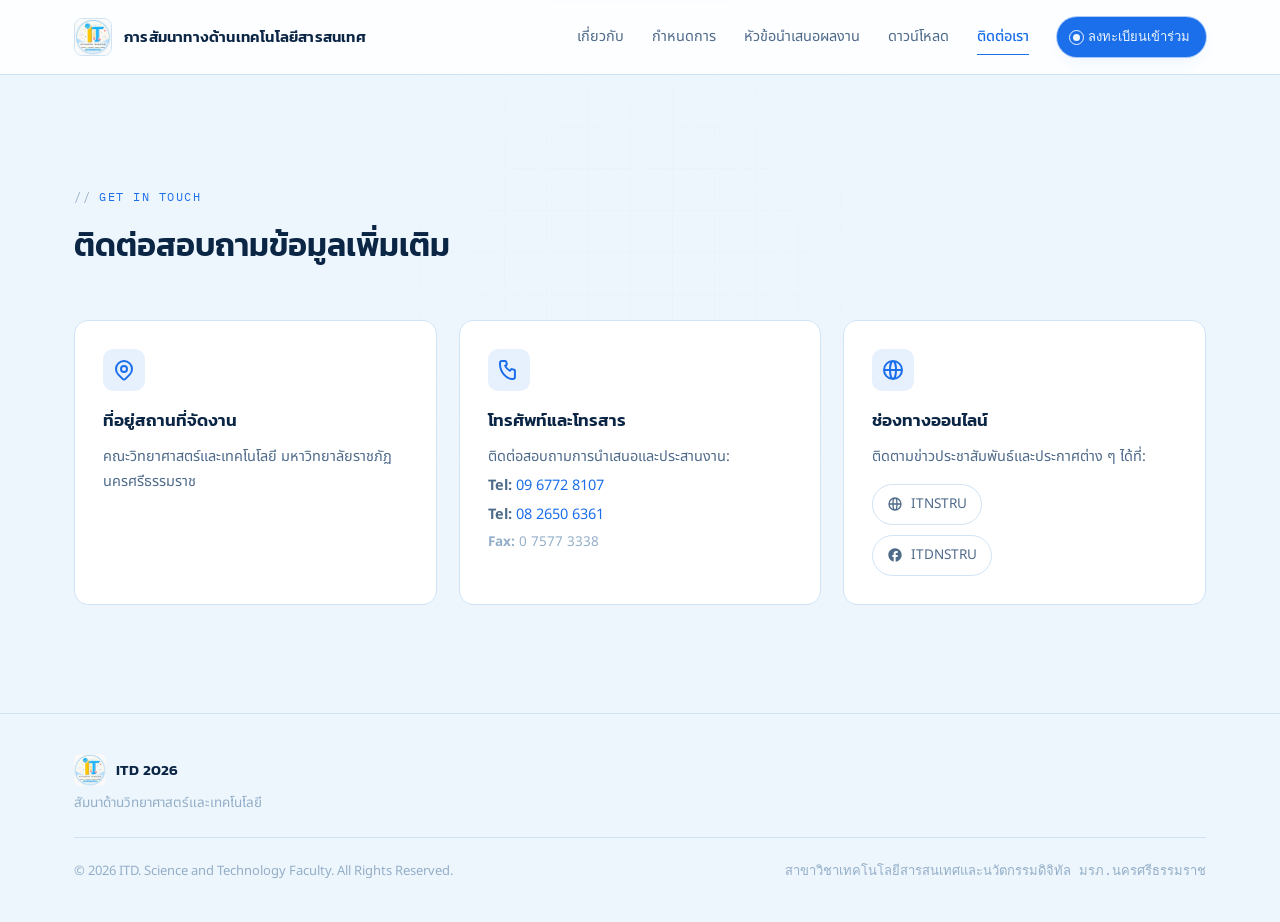
<file: contact.html>
<!DOCTYPE html>
<html lang="th">

<head>
  <meta charset="UTF-8" />
  <meta name="viewport" content="width=device-width, initial-scale=1.0" />
  <title>ติดต่อเรา | ITD 2026 สาขาวิชาเทคโนโลยีสารสนเทศและนวัตกรรมดิจิทัล มรภ.นครศรีธรรมราช</title>
  <link rel="icon" type="image/png" href="logo.png" />
  <link rel="shortcut icon" type="image/png" href="logo.png" />
  <link rel="apple-touch-icon" href="logo.png" />
  <meta name="description"
    content="ติดต่อสอบถามข้อมูลเพิ่มเติม การสัมนาทางด้านเทคโนโลยีสารสนเทศ ครั้งที่ 2 ประจำปี 2569 มหาวิทยาลัยราชภัฏนครศรีธรรมราช" />

  <!-- Fonts -->
  <link rel="preconnect" href="https://fonts.googleapis.com" />
  <link rel="preconnect" href="https://fonts.gstatic.com" crossorigin />
  <link
    href="https://fonts.googleapis.com/css2?family=IBM+Plex+Mono:wght@400;500;600&family=Kanit:wght@300;400;500;600;700;800&family=Noto+Sans+Thai:wght@300;400;500;600;700&display=swap"
    rel="stylesheet" />

  <link rel="stylesheet" href="styles-shared.css" />
</head>

<body>
  <canvas id="trailCanvas"></canvas>
  <div class="board-grid"></div>
  <div class="probe" id="probe"></div>

  <!-- Scroll Progress Indicator -->
  <div class="scroll-progress-bar" id="scrollProgress"></div>

  <!-- Header Navigation -->
  <header class="topbar">
    <div class="container topbar-inner">
      <a class="brand" href="index.html">
        <span class="brand-logo">
          <img src="logo.png" alt="ITD 2026 Logo" onerror="this.parentElement.textContent='IT'" />
        </span>
        <span class="brand-text">การสัมนาทางด้านเทคโนโลยีสารสนเทศ</span>
      </a>

      <button class="mobile-toggle" id="mobileMenuBtn" aria-label="Toggle Menu">
        <span></span>
        <span></span>
        <span></span>
      </button>

      <nav class="nav" id="mainNav">
        <a href="index.html#about">เกี่ยวกับ</a>
        <a href="index.html#schedule">กำหนดการ</a>
        <a href="sections.html">หัวข้อนำเสนอผลงาน</a>
        <a href="download.html">ดาวน์โหลด</a>
        <a href="contact.html" class="active">ติดต่อเรา</a>
        <a class="nav-cta" href="register.html">
          <span class="status-dot active"></span> ลงทะเบียนเข้าร่วม
        </a>
      </nav>
    </div>
  </header>

  <main>
    <!-- Contact Section -->
    <section id="contact" class="section contact-section">
      <div class="container">
        <div class="section-header reveal">
          <span class="section-tag">Get in touch</span>
          <h2>ติดต่อสอบถามข้อมูลเพิ่มเติม</h2>
        </div>

        <div class="grid-3 contact-grid">
          <article class="contact-card reveal">
            <div class="contact-icon">
              <svg width="24" height="24" fill="none" stroke="currentColor" stroke-width="2" viewBox="0 0 24 24">
                <path stroke-linecap="round" stroke-linejoin="round"
                  d="M17.657 16.657L13.414 20.9a1.998 1.998 0 01-2.827 0l-4.244-4.243a8 8 0 1111.314 0z"></path>
                <path stroke-linecap="round" stroke-linejoin="round" d="M15 11a3 3 0 11-6 0 3 3 0 016 0z"></path>
              </svg>
            </div>
            <h3>ที่อยู่สถานที่จัดงาน</h3>
            <p>คณะวิทยาศาสตร์และเทคโนโลยี มหาวิทยาลัยราชภัฏนครศรีธรรมราช</p>
          </article>

          <article class="contact-card reveal">
            <div class="contact-icon">
              <svg width="24" height="24" fill="none" stroke="currentColor" stroke-width="2" viewBox="0 0 24 24">
                <path stroke-linecap="round" stroke-linejoin="round"
                  d="M3 5a2 2 0 012-2h3.28a1 1 0 01.94.725l.548 2.2a1 1 0 01-.321.988l-1.305.98a10.582 10.582 0 004.872 4.872l.98-1.305a1 1 0 01.988-.321l2.2.548a1 1 0 01.725.94V19a2 2 0 01-2 2h-1C9.716 21 3 14.284 3 6V5z">
                </path>
              </svg>
            </div>
            <h3>โทรศัพท์และโทรสาร</h3>
            <p>ติดต่อสอบถามการนำเสนอและประสานงาน:</p>
            <p class="phone-link"><strong>Tel:</strong> <a href="tel:0967728107">09 6772 8107</a></p>
            <p class="phone-link"><strong>Tel:</strong> <a href="tel:0826506361">08 2650 6361</a></p>
            <p class="sub-detail"><strong>Fax:</strong> 0 7577 3338</p>
          </article>

          <article class="contact-card reveal">
            <div class="contact-icon">
              <svg width="24" height="24" fill="none" stroke="currentColor" stroke-width="2" viewBox="0 0 24 24">
                <path stroke-linecap="round" stroke-linejoin="round"
                  d="M21 12a9 9 0 01-9 9m9-9a9 9 0 00-9-9m9 9H3m9 9a9 9 0 01-9-9m9 9c1.657 0 3-4.03 3-9s-1.343-9-3-9m0 18c-1.657 0-3-4.03-3-9s1.343-9 3-9m-9 9a9 9 0 019-9">
                </path>
              </svg>
            </div>
            <h3>ช่องทางออนไลน์</h3>
            <p>ติดตามข่าวประชาสัมพันธ์และประกาศต่าง ๆ ได้ที่:</p>
            <div class="online-links">
              <a href="https://web.facebook.com/ITNSTRU" target="_blank" rel="noreferrer" class="social-btn">
                <svg width="16" height="16" fill="none" stroke="currentColor" stroke-width="2" viewBox="0 0 24 24">
                  <path stroke-linecap="round" stroke-linejoin="round"
                    d="M21 12a9 9 0 01-9 9m9-9a9 9 0 00-9-9m9 9H3m9 9a9 9 0 01-9-9m9 9c1.657 0 3-4.03 3-9s-1.343-9-3-9m0 18c-1.657 0-3-4.03-3-9s1.343-9 3-9m-9 9a9 9 0 019-9">
                  </path>
                </svg>
                ITNSTRU
              </a>
              <a href="https://web.facebook.com/ITNSTRU" target="_blank" rel="noreferrer" class="social-btn facebook">
                <svg width="16" height="16" fill="currentColor" viewBox="0 0 24 24">
                  <path
                    d="M22 12c0-5.52-4.48-10-10-10S2 6.48 2 12c0 4.84 3.44 8.87 8 9.8V15H8v-3h2V9.5C10 7.57 11.57 6 13.5 6H16v3h-2c-.55 0-1 .45-1 1v2h3v3h-3v6.95c5.05-.5 9-4.76 9-9.95z">
                  </path>
                </svg>
                ITDNSTRU
              </a>
            </div>
          </article>
        </div>
      </div>
    </section>
  </main>

  <!-- Footer -->
  <footer class="footer">
    <div class="container footer-inner">
      <div class="footer-logo">
        <div style="display: flex; align-items: center; gap: 10px; margin-bottom: 6px;">
          <img src="logo.png" alt="ITD 2026 Logo"
            style="width: 32px; height: 32px; object-fit: contain; border-radius: 6px;" />
          <span class="brand-text">ITD 2026</span>
        </div>
        <p>สัมนาด้านวิทยาศาสตร์และเทคโนโลยี</p>
      </div>
      <div class="footer-divider"></div>
      <div class="footer-bottom">
        <p>&copy; 2026 ITD. Science and Technology Faculty. All Rights Reserved.</p>
        <div class="credits">สาขาวิชาเทคโนโลยีสารสนเทศและนวัตกรรมดิจิทัล มรภ.นครศรีธรรมราช</div>
      </div>
    </div>
  </footer>

  <script src="scripts-shared.js"></script>
</body>

</html>
</file>
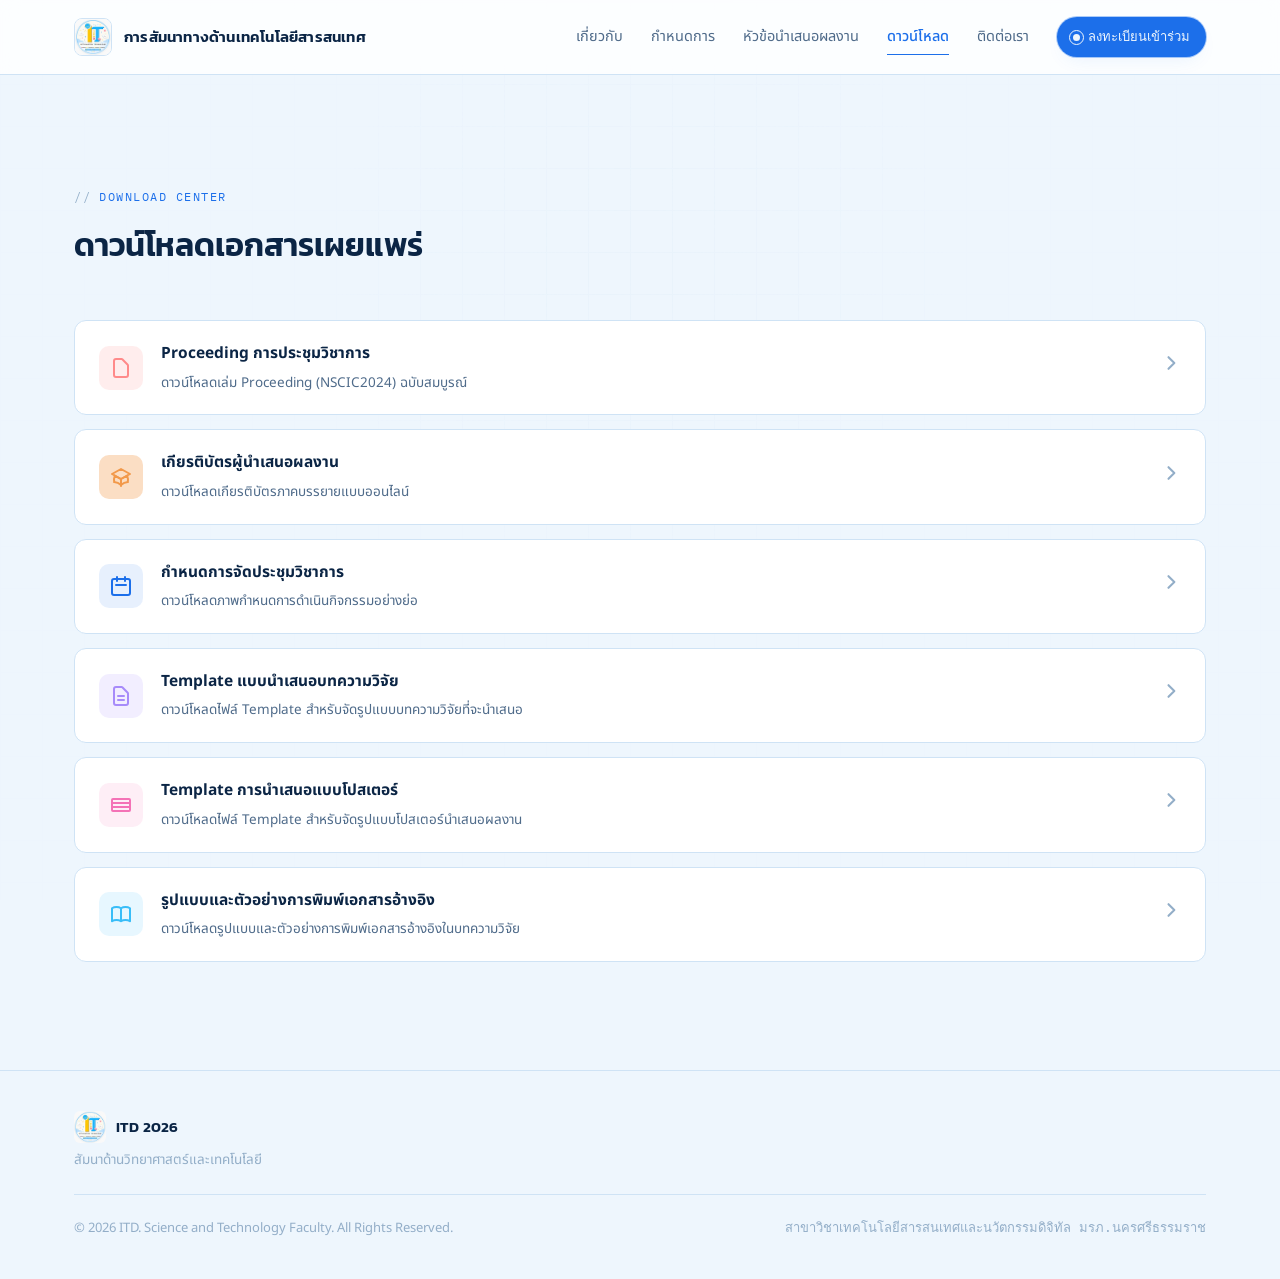
<file: download.html>
<!DOCTYPE html>
<html lang="th">

<head>
  <meta charset="UTF-8" />
  <meta name="viewport" content="width=device-width, initial-scale=1.0" />
  <title>ดาวน์โหลดเอกสาร | ITD 2026 สาขาวิชาเทคโนโลยีสารสนเทศและนวัตกรรมดิจิทัล มรภ.นครศรีธรรมราช</title>
  <link rel="icon" type="image/png" href="logo.png" />
  <link rel="shortcut icon" type="image/png" href="logo.png" />
  <link rel="apple-touch-icon" href="logo.png" />
  <meta name="description"
    content="ดาวน์โหลดเอกสารเผยแพร่ Proceeding เกียรติบัตร Template บทความวิจัย การสัมนาทางด้านเทคโนโลยีสารสนเทศ ครั้งที่ 2 ประจำปี 2569" />

  <!-- Fonts -->
  <link rel="preconnect" href="https://fonts.googleapis.com" />
  <link rel="preconnect" href="https://fonts.gstatic.com" crossorigin />
  <link
    href="https://fonts.googleapis.com/css2?family=IBM+Plex+Mono:wght@400;500;600&family=Kanit:wght@300;400;500;600;700;800&family=Noto+Sans+Thai:wght@300;400;500;600;700&display=swap"
    rel="stylesheet" />

  <link rel="stylesheet" href="styles-shared.css" />
</head>

<body>
  <canvas id="trailCanvas"></canvas>
  <div class="board-grid"></div>
  <div class="probe" id="probe"></div>

  <!-- Scroll Progress Indicator -->
  <div class="scroll-progress-bar" id="scrollProgress"></div>

  <!-- Header Navigation -->
  <header class="topbar">
    <div class="container topbar-inner">
      <a class="brand" href="index.html">
        <span class="brand-logo">
          <img src="logo.png" alt="ITD 2026 Logo" onerror="this.parentElement.textContent='IT'" />
        </span>
        <span class="brand-text">การสัมนาทางด้านเทคโนโลยีสารสนเทศ</span>
      </a>

      <button class="mobile-toggle" id="mobileMenuBtn" aria-label="Toggle Menu">
        <span></span>
        <span></span>
        <span></span>
      </button>

      <nav class="nav" id="mainNav">
        <a href="index.html#about">เกี่ยวกับ</a>
        <a href="index.html#schedule">กำหนดการ</a>
        <a href="sections.html">หัวข้อนำเสนอผลงาน</a>
        <a href="download.html" class="active">ดาวน์โหลด</a>
        <a href="contact.html">ติดต่อเรา</a>
        <a class="nav-cta" href="register.html">
          <span class="status-dot active"></span> ลงทะเบียนเข้าร่วม
        </a>
      </nav>
    </div>
  </header>

  <main>
    <!-- Download Section -->
    <section id="download" class="section download-section">
      <div class="container">
        <div class="section-header reveal">
          <span class="section-tag">Download Center</span>
          <h2>ดาวน์โหลดเอกสารเผยแพร่</h2>
        </div>

        <div class="download-grid reveal">
          <a class="download-card"
            href="https://drive.google.com/file/d/1-s22M-pRrI0O7IbDxk9niZOKWw7xdV3V/view?usp=sharing" target="_blank"
            rel="noreferrer">
            <div class="doc-icon pdf">
              <svg width="24" height="24" fill="none" stroke="currentColor" stroke-width="2" viewBox="0 0 24 24">
                <path stroke-linecap="round" stroke-linejoin="round"
                  d="M7 21h10a2 2 0 002-2V9.414a1 1 0 00-.293-.707l-5.414-5.414A1 1 0 0012.586 3H7a2 2 0 00-2 2v14a2 2 0 002 2z">
                </path>
              </svg>
            </div>
            <div class="doc-details">
              <strong>Proceeding การประชุมวิชาการ</strong>
              <span>ดาวน์โหลดเล่ม Proceeding (NSCIC2024) ฉบับสมบูรณ์</span>
            </div>
            <div class="download-action">
              <svg width="20" height="20" fill="none" stroke="currentColor" stroke-width="2.5" viewBox="0 0 24 24">
                <path stroke-linecap="round" stroke-linejoin="round" d="M9 5l7 7-7 7"></path>
              </svg>
            </div>
          </a>

          <a class="download-card"
            href="https://drive.google.com/file/d/1inxyRLlxJAeLfqtivyAcUyEEQjzQQBIc/view?usp=sharing" target="_blank"
            rel="noreferrer">
            <div class="doc-icon cert">
              <svg width="24" height="24" fill="none" stroke="currentColor" stroke-width="2" viewBox="0 0 24 24">
                <path stroke-linecap="round" stroke-linejoin="round" d="M12 14l9-5-9-5-9 5 9 5z"></path>
                <path
                  d="M12 14l6.16-3.422a12.083 12.083 0 01.665 6.479A11.952 11.952 0 0012 20.055a11.952 11.952 0 00-6.824-2.998 12.078 12.078 0 01.665-6.479L12 14z">
                </path>
                <path stroke-linecap="round" stroke-linejoin="round" d="M12 14v7"></path>
              </svg>
            </div>
            <div class="doc-details">
              <strong>เกียรติบัตรผู้นำเสนอผลงาน</strong>
              <span>ดาวน์โหลดเกียรติบัตรภาคบรรยายแบบออนไลน์</span>
            </div>
            <div class="download-action">
              <svg width="20" height="20" fill="none" stroke="currentColor" stroke-width="2.5" viewBox="0 0 24 24">
                <path stroke-linecap="round" stroke-linejoin="round" d="M9 5l7 7-7 7"></path>
              </svg>
            </div>
          </a>

          <a class="download-card"
            href="https://drive.google.com/file/d/1J3Pf2iWAb4eMTWX3ae0c_tVvueHF--3q/view?usp=sharing" target="_blank"
            rel="noreferrer">
            <div class="doc-icon schedule">
              <svg width="24" height="24" fill="none" stroke="currentColor" stroke-width="2" viewBox="0 0 24 24">
                <path stroke-linecap="round" stroke-linejoin="round"
                  d="M8 7V3m8 4V3m-9 8h10M5 21h14a2 2 0 002-2V7a2 2 0 00-2-2H5a2 2 0 00-2 2v12a2 2 0 002 2z"></path>
              </svg>
            </div>
            <div class="doc-details">
              <strong>กำหนดการจัดประชุมวิชาการ</strong>
              <span>ดาวน์โหลดภาพกำหนดการดำเนินกิจกรรมอย่างย่อ</span>
            </div>
            <div class="download-action">
              <svg width="20" height="20" fill="none" stroke="currentColor" stroke-width="2.5" viewBox="0 0 24 24">
                <path stroke-linecap="round" stroke-linejoin="round" d="M9 5l7 7-7 7"></path>
              </svg>
            </div>
          </a>

          <a class="download-card"
            href="https://docs.google.com/document/d/1sro48-MlFWAJcJpon41x3OHXq4dW1qDCSJJRhGQFg_U/edit?usp=sharing"
            target="_blank" rel="noreferrer">
            <div class="doc-icon template">
              <svg width="24" height="24" fill="none" stroke="currentColor" stroke-width="2" viewBox="0 0 24 24">
                <path stroke-linecap="round" stroke-linejoin="round"
                  d="M9 12h6m-6 4h6m2 5H7a2 2 0 01-2-2V5a2 2 0 012-2h5.586a1 1 0 01.707.293l5.414 5.414a1 1 0 01.293.707V19a2 2 0 01-2 2z">
                </path>
              </svg>
            </div>
            <div class="doc-details">
              <strong>Template แบบนำเสนอบทความวิจัย</strong>
              <span>ดาวน์โหลดไฟล์ Template สำหรับจัดรูปแบบบทความวิจัยที่จะนำเสนอ</span>
            </div>
            <div class="download-action">
              <svg width="20" height="20" fill="none" stroke="currentColor" stroke-width="2.5" viewBox="0 0 24 24">
                <path stroke-linecap="round" stroke-linejoin="round" d="M9 5l7 7-7 7"></path>
              </svg>
            </div>
          </a>

          <a class="download-card"
            href="https://docs.google.com/presentation/d/1vjFrjdvsKTEd75iv3raacpxxRph7aHLa/edit?usp=sharing&ouid=104755591851773144267&rtpof=true&sd=true"
            target="_blank" rel="noreferrer">
            <div class="doc-icon poster">
              <svg width="24" height="24" fill="none" stroke="currentColor" stroke-width="2" viewBox="0 0 24 24">
                <path stroke-linecap="round" stroke-linejoin="round"
                  d="M3 10h18M3 14h18M4 6h16a1 1 0 011 1v10a1 1 0 01-1 1H4a1 1 0 01-1-1V7a1 1 0 011-1z">
                </path>
              </svg>
            </div>
            <div class="doc-details">
              <strong>Template การนำเสนอแบบโปสเตอร์</strong>
              <span>ดาวน์โหลดไฟล์ Template สำหรับจัดรูปแบบโปสเตอร์นำเสนอผลงาน</span>
            </div>
            <div class="download-action">
              <svg width="20" height="20" fill="none" stroke="currentColor" stroke-width="2.5" viewBox="0 0 24 24">
                <path stroke-linecap="round" stroke-linejoin="round" d="M9 5l7 7-7 7"></path>
              </svg>
            </div>
          </a>

          <a class="download-card"
            href="https://drive.google.com/file/d/1AaNWyj7MMeE9rjBexMAuAnUwvvLJ0PRT/view?usp=sharing" target="_blank"
            rel="noreferrer">
            <div class="doc-icon reference">
              <svg width="24" height="24" fill="none" stroke="currentColor" stroke-width="2" viewBox="0 0 24 24">
                <path stroke-linecap="round" stroke-linejoin="round"
                  d="M12 6.253v13m0-13C10.832 5.477 9.246 5 7.5 5S4.168 5.477 3 6.253v13C4.168 18.477 5.754 18 7.5 18s3.332.477 4.5 1.253m0-13C13.168 5.477 14.754 5 16.5 5c1.747 0 3.332.477 4.5 1.253v13C19.832 18.477 18.247 18 16.5 18c-1.746 0-3.332.477-4.5 1.253">
                </path>
              </svg>
            </div>
            <div class="doc-details">
              <strong>รูปแบบและตัวอย่างการพิมพ์เอกสารอ้างอิง</strong>
              <span>ดาวน์โหลดรูปแบบและตัวอย่างการพิมพ์เอกสารอ้างอิงในบทความวิจัย</span>
            </div>
            <div class="download-action">
              <svg width="20" height="20" fill="none" stroke="currentColor" stroke-width="2.5" viewBox="0 0 24 24">
                <path stroke-linecap="round" stroke-linejoin="round" d="M9 5l7 7-7 7"></path>
              </svg>
            </div>
          </a>
        </div>
      </div>
    </section>
  </main>

  <!-- Footer -->
  <footer class="footer">
    <div class="container footer-inner">
      <div class="footer-logo">
        <div style="display: flex; align-items: center; gap: 10px; margin-bottom: 6px;">
          <img src="logo.png" alt="ITD 2026 Logo"
            style="width: 32px; height: 32px; object-fit: contain; border-radius: 6px;" />
          <span class="brand-text">ITD 2026</span>
        </div>
        <p>สัมนาด้านวิทยาศาสตร์และเทคโนโลยี</p>
      </div>
      <div class="footer-divider"></div>
      <div class="footer-bottom">
        <p>&copy; 2026 ITD. Science and Technology Faculty. All Rights Reserved.</p>
        <div class="credits">สาขาวิชาเทคโนโลยีสารสนเทศและนวัตกรรมดิจิทัล มรภ.นครศรีธรรมราช</div>
      </div>
    </div>
  </footer>

  <script src="scripts-shared.js"></script>
</body>

</html>
</file>
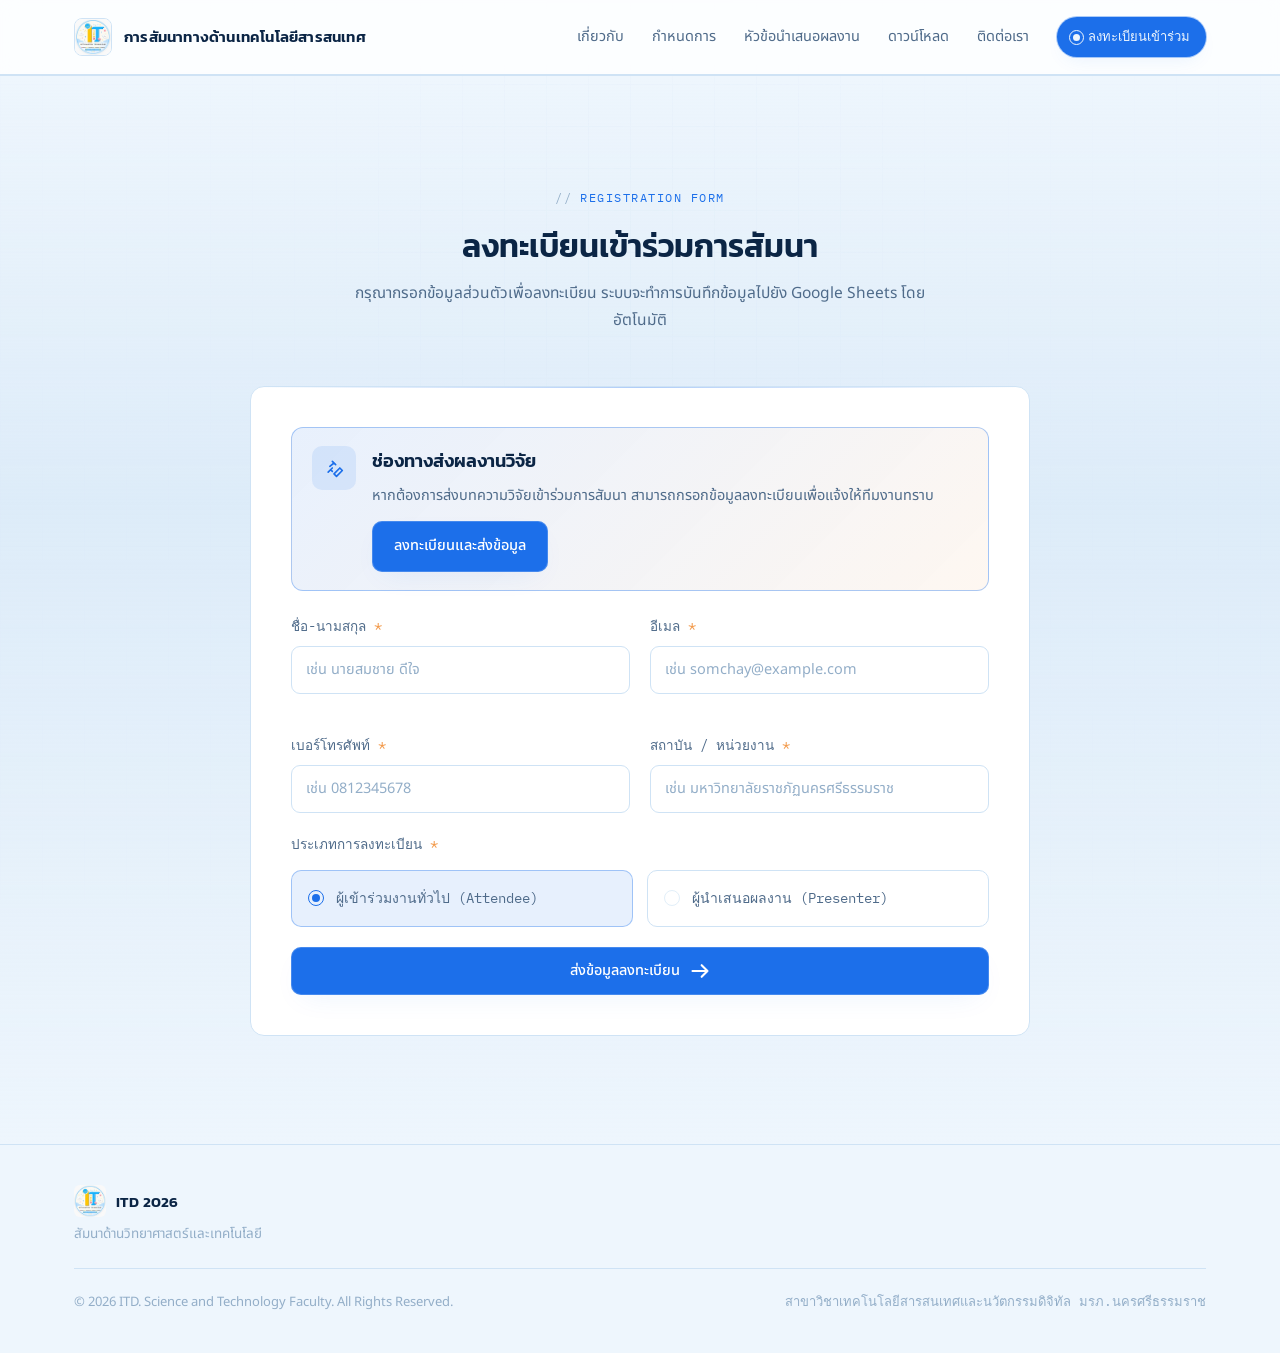
<file: register.html>
<!DOCTYPE html>
<html lang="th">

<head>
  <meta charset="UTF-8" />
  <meta name="viewport" content="width=device-width, initial-scale=1.0" />
  <title>ลงทะเบียน | ITD 2026 สาขาวิชาเทคโนโลยีสารสนเทศและนวัตกรรมดิจิทัล มรภ.นครศรีธรรมราช</title>
  <link rel="icon" type="image/png" href="logo.png" />
  <link rel="shortcut icon" type="image/png" href="logo.png" />
  <link rel="apple-touch-icon" href="logo.png" />
  <meta name="description"
    content="ลงทะเบียนเข้าร่วมการสัมนาทางด้านเทคโนโลยีสารสนเทศ ครั้งที่ 2 ประจำปี 2569 มหาวิทยาลัยราชภัฏนครศรีธรรมราช" />

  <!-- Fonts -->
  <link rel="preconnect" href="https://fonts.googleapis.com" />
  <link rel="preconnect" href="https://fonts.gstatic.com" crossorigin />
  <link
    href="https://fonts.googleapis.com/css2?family=IBM+Plex+Mono:wght@400;500;600&family=Kanit:wght@300;400;500;600;700;800&family=Noto+Sans+Thai:wght@300;400;500;600;700&display=swap"
    rel="stylesheet" />

  <link rel="stylesheet" href="styles-shared.css" />
</head>

<body>
  <canvas id="trailCanvas"></canvas>
  <div class="board-grid"></div>
  <div class="probe" id="probe"></div>

  <!-- Scroll Progress Indicator -->
  <div class="scroll-progress-bar" id="scrollProgress"></div>

  <!-- Header Navigation -->
  <header class="topbar">
    <div class="container topbar-inner">
      <a class="brand" href="index.html">
        <span class="brand-logo">
          <img src="logo.png" alt="ITD 2026 Logo" onerror="this.parentElement.textContent='IT'" />
        </span>
        <span class="brand-text">การสัมนาทางด้านเทคโนโลยีสารสนเทศ</span>
      </a>

      <button class="mobile-toggle" id="mobileMenuBtn" aria-label="Toggle Menu">
        <span></span>
        <span></span>
        <span></span>
      </button>

      <nav class="nav" id="mainNav">
        <a href="index.html#about">เกี่ยวกับ</a>
        <a href="index.html#schedule">กำหนดการ</a>
        <a href="sections.html">หัวข้อนำเสนอผลงาน</a>
        <a href="download.html">ดาวน์โหลด</a>
        <a href="contact.html">ติดต่อเรา</a>
        <a class="nav-cta active" href="register.html">
          <span class="status-dot active"></span> ลงทะเบียนเข้าร่วม
        </a>
      </nav>
    </div>
  </header>

  <main>
    <!-- Register Section -->
    <section id="register" class="section register-section">
      <div class="container">
        <div class="section-header center reveal">
          <span class="section-tag">Registration Form</span>
          <h2>ลงทะเบียนเข้าร่วมการสัมนา</h2>
          <p>กรุณากรอกข้อมูลส่วนตัวเพื่อลงทะเบียน ระบบจะทำการบันทึกข้อมูลไปยัง Google Sheets โดยอัตโนมัติ</p>
        </div>

        <div class="form-wrapper reveal">
          <div class="submission-card">
            <div class="submission-icon">
              <svg width="20" height="20" fill="none" stroke="currentColor" stroke-width="2" viewBox="0 0 24 24">
                <path stroke-linecap="round" stroke-linejoin="round"
                  d="M12 19l7-7 3 3-7 7-3-3zM8 14l2 2M5 17l5-5M10 4l4 4m-2-2L7 10"></path>
              </svg>
            </div>
            <div>
              <h3>ช่องทางส่งผลงานวิจัย</h3>
              <p>หากต้องการส่งบทความวิจัยเข้าร่วมการสัมนา
                สามารถกรอกข้อมูลลงทะเบียนเพื่อแจ้งให้ทีมงานทราบ</p>
              <div class="submission-actions">
                <a class="button primary" href="#register">ลงทะเบียนและส่งข้อมูล</a>
              </div>
            </div>
          </div>

          <form id="regForm" class="reg-form">
            <div class="form-grid">
              <div class="form-group">
                <label for="fullname">ชื่อ-นามสกุล <span class="required">*</span></label>
                <input type="text" id="fullname" name="fullname" required placeholder="เช่น นายสมชาย ดีใจ" />
              </div>
              <div class="form-group">
                <label for="email">อีเมล <span class="required">*</span></label>
                <input type="email" id="email" name="email" required placeholder="เช่น somchay@example.com" />
              </div>
              <div class="form-group">
                <label for="phone">เบอร์โทรศัพท์ <span class="required">*</span></label>
                <input type="tel" id="phone" name="phone" required placeholder="เช่น 0812345678" />
              </div>
              <div class="form-group">
                <label for="affiliation">สถาบัน / หน่วยงาน <span class="required">*</span></label>
                <input type="text" id="affiliation" name="affiliation" required
                  placeholder="เช่น มหาวิทยาลัยราชภัฏนครศรีธรรมราช" />
              </div>
            </div>

            <div class="form-group full-width">
              <label>ประเภทการลงทะเบียน <span class="required">*</span></label>
              <div class="type-selectors">
                <label class="type-option">
                  <input type="radio" name="type" value="Attendee" checked onclick="togglePresenterFields(false)" />
                  <span class="type-card">
                    <span class="radio-dot"></span>
                    <span class="type-label">ผู้เข้าร่วมงานทั่วไป (Attendee)</span>
                  </span>
                </label>
                <label class="type-option">
                  <input type="radio" name="type" value="Presenter" onclick="togglePresenterFields(true)" />
                  <span class="type-card">
                    <span class="radio-dot"></span>
                    <span class="type-label">ผู้นำเสนอผลงาน (Presenter)</span>
                  </span>
                </label>
              </div>
            </div>

            <div id="presenterFields" class="presenter-fields-wrapper hidden">
              <div class="form-grid">
                <div class="form-group">
                  <label for="track">หัวข้อนำเสนอผลงาน <span class="required">*</span></label>
                  <select id="track" name="track">
                    <option value="">-- กรุณาเลือกหัวข้อนำเสนอผลงาน --</option>
                    <option value="ประเภทที่ 1 ระบบสารสนเทศและเว็บแอปพลิเคชัน">ประเภทที่ 1 ระบบสารสนเทศและเว็บแอปพลิเคชัน</option>
                    <option value="ประเภทที่ 2 เทคโนอีคอมเมิร์ซและระบบธุรกิจ">ประเภทที่ 2 เทคโนอีคอมเมิร์ซและระบบธุรกิจ</option>
                    <option value="ประเภทที่ 3 เทคโนโลยีปัญญาประดิษฐ์และระบบอัจฉริยะ">ประเภทที่ 3 เทคโนโลยีปัญญาประดิษฐ์และระบบอัจฉริยะ</option>
                    <option value="ประเภทที่ 4 เทคโนโลยีอินเทอร์เน็ตของสรรพสิ่งและระบบอัจฉริยะ">ประเภทที่ 4 เทคโนโลยีอินเทอร์เน็ตของสรรพสิ่งและระบบอัจฉริยะ</option>
                    <option value="ประเภทที่ 5 การพัฒนาเกม">ประเภทที่ 5 การพัฒนาเกม</option>
                  </select>
                </div>
                <div class="form-group">
                  <label for="paperTitle">ชื่อบทความวิจัย (ภาษาไทย หรือ ภาษาอังกฤษ) <span
                      class="required">*</span></label>
                  <input type="text" id="paperTitle" name="paperTitle"
                    placeholder="เช่น การพัฒนาระบบบริหารจัดการข้อมูล..." />
                </div>
              </div>
            </div>

            <div id="pdfUploadSection" class="presenter-fields-wrapper hidden">
              <div class="form-group full-width">
                <label for="pdfFile">แนบไฟล์บทความวิจัย (PDF / Word) <span class="required">*</span></label>
                <div class="file-upload-zone" id="fileDropZone">
                  <input type="file" id="pdfFile" name="pdfFile" accept=".pdf,.doc,.docx" class="file-input-hidden"
                    multiple />
                  <div class="file-upload-content" id="fileUploadContent">
                    <div class="file-upload-icon">
                      <svg width="32" height="32" fill="none" stroke="currentColor" stroke-width="1.5"
                        viewBox="0 0 24 24">
                        <path stroke-linecap="round" stroke-linejoin="round"
                          d="M7 16a4 4 0 01-.88-7.903A5 5 0 1115.9 6L16 6a5 5 0 011 9.9M15 13l-3-3m0 0l-3 3m3-3v12">
                        </path>
                      </svg>
                    </div>
                    <p class="file-upload-text">ลากไฟล์มาวางที่นี่ หรือ <span class="file-browse-btn">เลือกไฟล์</span>
                    </p>
                    <p class="file-upload-hint">รองรับไฟล์ PDF, Word (.doc, .docx) ขนาดไม่เกิน 10 MB ต่อไฟล์
                      (เลือกได้หลายไฟล์)</p>
                  </div>
                  <div class="file-items-list hidden" id="fileItemsList"></div>
                </div>
              </div>
            </div>

            <div class="form-actions">
              <button type="submit" id="submitBtn" class="button primary submit-btn magnetic">
                <span>ส่งข้อมูลลงทะเบียน</span>
                <svg width="20" height="20" fill="none" stroke="currentColor" stroke-width="2.5" viewBox="0 0 24 24"
                  class="btn-arrow">
                  <path stroke-linecap="round" stroke-linejoin="round" d="M14 5l7 7m0 0l-7 7m7-7H3"></path>
                </svg>
                <div class="spinner hidden" id="submitSpinner"></div>
              </button>
            </div>
          </form>

          <div id="successState" class="success-state hidden">
            <div class="success-icon-wrapper">
              <svg width="48" height="48" fill="none" stroke="currentColor" stroke-width="3" viewBox="0 0 24 24">
                <path stroke-linecap="round" stroke-linejoin="round" d="M5 13l4 4L19 7"></path>
              </svg>
            </div>
            <h2>ลงทะเบียนสำเร็จ!</h2>
            <p>ข้อมูลการลงทะเบียนของคุณได้รับการบันทึกลงใน Google Sheet เรียบร้อยแล้ว</p>
            <button onclick="resetFormState()" class="button outline">ลงทะเบียนเพิ่ม</button>
          </div>

          <div id="errorState" class="error-state hidden">
            <div class="error-icon-wrapper">
              <svg width="48" height="48" fill="none" stroke="currentColor" stroke-width="3" viewBox="0 0 24 24">
                <path stroke-linecap="round" stroke-linejoin="round" d="M6 18L18 6M6 6l12 12"></path>
              </svg>
            </div>
            <h2>เกิดข้อผิดพลาด!</h2>
            <p id="errorMessage">ไม่สามารถส่งข้อมูลได้ กรุณาตรวจสอบการตั้งค่า Apps Script หรือการเชื่อมต่ออินเทอร์เน็ต
            </p>
            <button onclick="showFormAgain()" class="button outline">ลองอีกครั้ง</button>
          </div>
        </div>
      </div>
    </section>
  </main>

  <!-- Footer -->
  <footer class="footer">
    <div class="container footer-inner">
      <div class="footer-logo">
        <div style="display: flex; align-items: center; gap: 10px; margin-bottom: 6px;">
          <img src="logo.png" alt="ITD 2026 Logo"
            style="width: 32px; height: 32px; object-fit: contain; border-radius: 6px;" />
          <span class="brand-text">ITD 2026</span>
        </div>
        <p>สัมนาด้านวิทยาศาสตร์และเทคโนโลยี</p>
      </div>
      <div class="footer-divider"></div>
      <div class="footer-bottom">
        <p>&copy; 2026 ITD. Science and Technology Faculty. All Rights Reserved.</p>
        <div class="credits">สาขาวิชาเทคโนโลยีสารสนเทศและนวัตกรรมดิจิทัล มรภ.นครศรีธรรมราช</div>
      </div>
    </div>
  </footer>

  <script src="scripts-shared.js"></script>
  <script>
    // ---------------- Presenter Fields Toggle ----------------
    function togglePresenterFields(show) {
      const presenterFields = document.getElementById('presenterFields');
      const pdfUploadSection = document.getElementById('pdfUploadSection');
      const trackInput = document.getElementById('track');
      const paperTitleInput = document.getElementById('paperTitle');
      const pdfFileInput = document.getElementById('pdfFile');
      if (show) {
        presenterFields.classList.remove('hidden');
        pdfUploadSection.classList.remove('hidden');
        trackInput.setAttribute('required', 'required');
        paperTitleInput.setAttribute('required', 'required');
      } else {
        presenterFields.classList.add('hidden');
        pdfUploadSection.classList.add('hidden');
        trackInput.removeAttribute('required');
        paperTitleInput.removeAttribute('required');
        trackInput.value = '';
        paperTitleInput.value = '';
        pdfFileInput.value = '';
        if (typeof removeAllFiles === 'function') removeAllFiles();
      }
    }

    // ---------------- File Upload Handling (Multiple Files) ----------------
    const fileDropZone = document.getElementById('fileDropZone');
    const pdfFileInput = document.getElementById('pdfFile');
    const fileUploadContent = document.getElementById('fileUploadContent');
    const fileItemsList = document.getElementById('fileItemsList');
    let selectedFiles = [];

    fileDropZone.addEventListener('click', (e) => {
      if (e.target.closest('.file-remove-btn')) return;
      pdfFileInput.click();
    });

    pdfFileInput.addEventListener('change', () => {
      if (pdfFileInput.files.length > 0) {
        handleFiles(Array.from(pdfFileInput.files));
      }
    });

    fileDropZone.addEventListener('dragover', (e) => {
      e.preventDefault();
      fileDropZone.classList.add('drag-over');
    });
    fileDropZone.addEventListener('dragleave', () => {
      fileDropZone.classList.remove('drag-over');
    });
    fileDropZone.addEventListener('drop', (e) => {
      e.preventDefault();
      fileDropZone.classList.remove('drag-over');
      if (e.dataTransfer.files.length > 0) {
        handleFiles(Array.from(e.dataTransfer.files));
      }
    });

    function handleFiles(files) {
      const invalidType = [];
      const tooLarge = [];
      const validFiles = [];

      const allowedTypes = [
        'application/pdf',
        'application/msword',
        'application/vnd.openxmlformats-officedocument.wordprocessingml.document'
      ];
      files.forEach(file => {
        if (!allowedTypes.includes(file.type)) {
          invalidType.push(file.name);
        } else if (file.size > 10 * 1024 * 1024) {
          tooLarge.push(file.name);
        } else if (!selectedFiles.some(sf => sf.name === file.name && sf.size === file.size)) {
          validFiles.push(file);
        }
      });

      if (invalidType.length > 0) {
        alert('ไฟล์ต่อไปนี้ไม่ใช่ PDF หรือ Word จึงไม่ถูกเพิ่ม:\n' + invalidType.join('\n'));
      }
      if (tooLarge.length > 0) {
        alert('ไฟล์ต่อไปนี้มีขนาดเกิน 10 MB:\n' + tooLarge.join('\n'));
      }

      validFiles.forEach(file => {
        const entry = {
          name: file.name,
          size: file.size,
          base64: null
        };
        selectedFiles.push(entry);

        const reader = new FileReader();
        reader.onload = (e) => {
          entry.base64 = e.target.result.split(',')[1];
        };
        reader.readAsDataURL(file);
      });

      pdfFileInput.value = '';
      renderFileList();
    }

    function removeFileAt(index) {
      selectedFiles.splice(index, 1);
      renderFileList();
    }

    function renderFileList() {
      if (selectedFiles.length === 0) {
        fileUploadContent.classList.remove('hidden');
        fileItemsList.classList.add('hidden');
        fileDropZone.classList.remove('has-file');
        fileItemsList.innerHTML = '';
        return;
      }

      fileUploadContent.classList.add('hidden');
      fileItemsList.classList.remove('hidden');
      fileDropZone.classList.add('has-file');

      let html = `<div class="file-count-badge">
        <svg width="14" height="14" fill="none" stroke="currentColor" stroke-width="2" viewBox="0 0 24 24">
          <path stroke-linecap="round" stroke-linejoin="round" d="M9 12h6m-6 4h6m2 5H7a2 2 0 01-2-2V5a2 2 0 012-2h5.586a1 1 0 01.707.293l5.414 5.414a1 1 0 01.293.707V19a2 2 0 01-2 2z"></path>
        </svg>
        เลือกแล้ว ${selectedFiles.length} ไฟล์
      </div>`;

      selectedFiles.forEach((f, i) => {
        const sizeMB = (f.size / (1024 * 1024)).toFixed(2);
        html += `<div class="file-item">
          <div class="file-info">
            <svg width="18" height="18" fill="none" stroke="currentColor" stroke-width="2" viewBox="0 0 24 24">
              <path stroke-linecap="round" stroke-linejoin="round" d="M7 21h10a2 2 0 002-2V9.414a1 1 0 00-.293-.707l-5.414-5.414A1 1 0 0012.586 3H7a2 2 0 00-2 2v14a2 2 0 002 2z"></path>
            </svg>
            <span>${f.name}</span>
            <span class="file-size-label">${sizeMB} MB</span>
          </div>
          <button type="button" class="file-remove-btn" onclick="removeFileAt(${i})" aria-label="ลบไฟล์ ${f.name}">
            <svg width="14" height="14" fill="none" stroke="currentColor" stroke-width="2.5" viewBox="0 0 24 24">
              <path stroke-linecap="round" stroke-linejoin="round" d="M6 18L18 6M6 6l12 12"></path>
            </svg>
          </button>
        </div>`;
      });

      html += `<p class="file-upload-hint" style="text-align:center; margin-top:8px; cursor:pointer;" onclick="document.getElementById('pdfFile').click()">
        <span class="file-browse-btn">+ เพิ่มไฟล์อีก</span>
      </p>`;

      fileItemsList.innerHTML = html;
    }

    function removeAllFiles() {
      selectedFiles = [];
      pdfFileInput.value = '';
      renderFileList();
    }

    // ---------------- Google Apps Script submission ----------------
    const scriptURL = 'https://script.google.com/macros/s/AKfycbzuxYA-TWwFDa1dpT8p8JykGZx9Tnb7bnjjULRxzygwTVGlXyYcph8B7EoatIdC9PFr/exec';
    const regForm = document.getElementById('regForm');
    const submitBtn = document.getElementById('submitBtn');
    const submitSpinner = document.getElementById('submitSpinner');
    const successState = document.getElementById('successState');
    const errorState = document.getElementById('errorState');
    const errorMessage = document.getElementById('errorMessage');

    regForm.addEventListener('submit', e => {
      e.preventDefault();

      const isPresenter = regForm.querySelector('input[name="type"]:checked')?.value === 'Presenter';
      if (isPresenter && selectedFiles.length === 0) {
        alert('กรุณาแนบไฟล์บทความวิจัย (PDF) อย่างน้อย 1 ไฟล์');
        return;
      }
      if (isPresenter && selectedFiles.some(f => f.base64 === null)) {
        alert('กรุณารอสักครู่ ไฟล์บางรายการยังอ่านไม่เสร็จ');
        return;
      }

      submitBtn.setAttribute('disabled', 'disabled');
      submitSpinner.classList.remove('hidden');
      submitBtn.querySelector('.btn-arrow').classList.add('hidden');
      submitBtn.querySelector('span').textContent = 'กำลังส่งข้อมูล...';

      if (scriptURL.includes('PLACEHOLDER_URL_REPLACE_ME')) {
        setTimeout(() => {
          showError('กรุณาตั้งค่า Google Apps Script Web App URL ในส่วนท้ายของไฟล์ index.html ก่อนเปิดใช้งานระบบส่งข้อมูลครับ');
        }, 800);
        return;
      }

      const payload = {
        fullname: regForm.fullname.value,
        email: regForm.email.value,
        phone: regForm.phone.value,
        affiliation: regForm.affiliation.value,
        type: regForm.querySelector('input[name="type"]:checked')?.value || 'Attendee',
        track: regForm.track.value,
        paperTitle: regForm.paperTitle.value,
        pdfBase64: selectedFiles.map(f => f.base64 || ''),
        pdfFileName: selectedFiles.map(f => f.name || '')
      };

      fetch(scriptURL, {
        method: 'POST',
        body: JSON.stringify(payload),
        headers: { 'Content-Type': 'text/plain;charset=utf-8' }
      })
        .then(() => showSuccess())
        .catch(error => {
          console.error('Error!', error.message);
          showError(error.message);
        });
    });

    function showSuccess() {
      regForm.classList.add('hidden');
      successState.classList.remove('hidden');
      resetSpinner();
    }
    function showError(msg) {
      regForm.classList.add('hidden');
      errorState.classList.remove('hidden');
      errorMessage.textContent = msg || 'ไม่สามารถบันทึกข้อมูลได้ กรุณาลองใหม่อีกครั้ง หรือตรวจสอบสิทธิ์ของ Apps Script';
      resetSpinner();
    }
    function resetSpinner() {
      submitBtn.removeAttribute('disabled');
      submitSpinner.classList.add('hidden');
      submitBtn.querySelector('.btn-arrow').classList.remove('hidden');
      submitBtn.querySelector('span').textContent = 'ส่งข้อมูลลงทะเบียน';
    }
    function resetFormState() {
      regForm.reset();
      togglePresenterFields(false);
      removeAllFiles();
      successState.classList.add('hidden');
      regForm.classList.remove('hidden');
    }
    function showFormAgain() {
      errorState.classList.add('hidden');
      regForm.classList.remove('hidden');
    }
  </script>
</body>

</html>
</file>
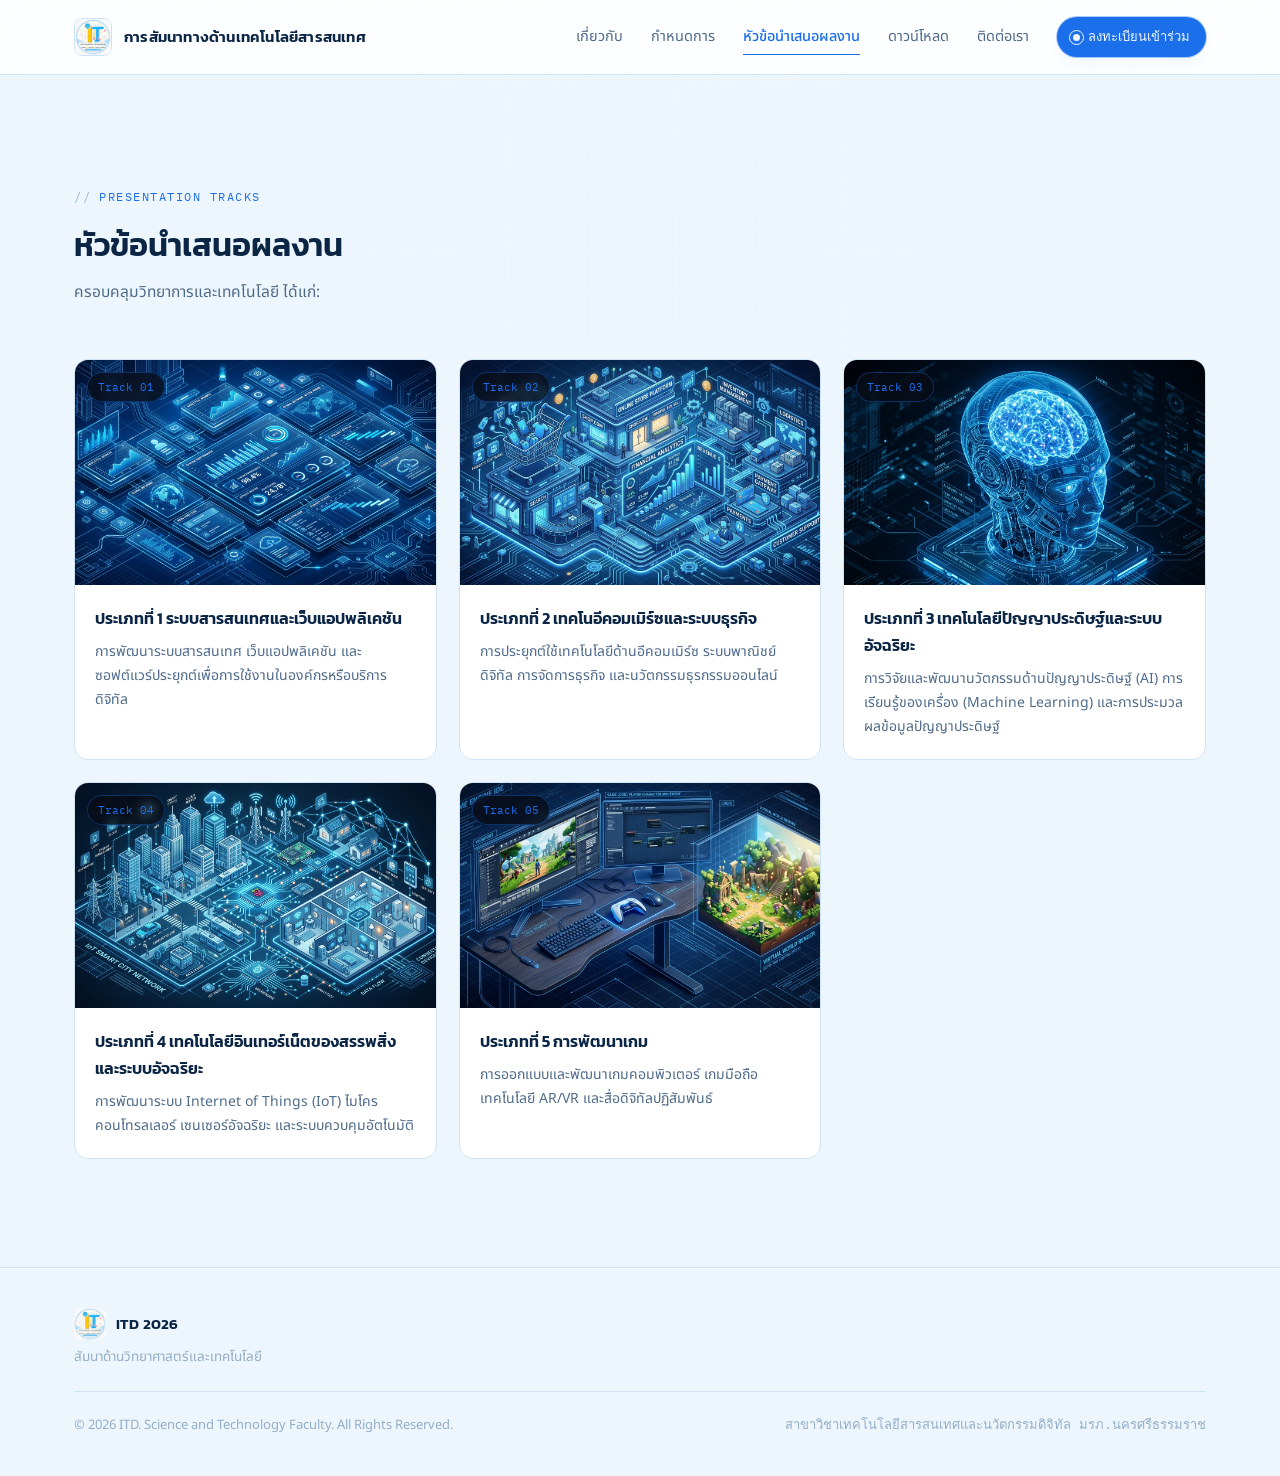
<file: sections.html>
<!DOCTYPE html>
<html lang="th">

<head>
  <meta charset="UTF-8" />
  <meta name="viewport" content="width=device-width, initial-scale=1.0" />
  <title>หัวข้อนำเสนอผลงาน | ITD 2026 สาขาวิชาเทคโนโลยีสารสนเทศและนวัตกรรมดิจิทัล มรภ.นครศรีธรรมราช</title>
  <link rel="icon" type="image/png" href="logo.png" />
  <link rel="shortcut icon" type="image/png" href="logo.png" />
  <link rel="apple-touch-icon" href="logo.png" />
  <meta name="description"
    content="หัวข้อนำเสนอผลงานวิจัย การสัมนาทางด้านเทคโนโลยีสารสนเทศ ครั้งที่ 2 ประจำปี 2569 มหาวิทยาลัยราชภัฏนครศรีธรรมราช" />

  <!-- Fonts -->
  <link rel="preconnect" href="https://fonts.googleapis.com" />
  <link rel="preconnect" href="https://fonts.gstatic.com" crossorigin />
  <link
    href="https://fonts.googleapis.com/css2?family=IBM+Plex+Mono:wght@400;500;600&family=Kanit:wght@300;400;500;600;700;800&family=Noto+Sans+Thai:wght@300;400;500;600;700&display=swap"
    rel="stylesheet" />

  <link rel="stylesheet" href="styles-shared.css" />
</head>

<body>
  <canvas id="trailCanvas"></canvas>
  <div class="board-grid"></div>
  <div class="probe" id="probe"></div>

  <!-- Scroll Progress Indicator -->
  <div class="scroll-progress-bar" id="scrollProgress"></div>

  <!-- Header Navigation -->
  <header class="topbar">
    <div class="container topbar-inner">
      <a class="brand" href="index.html">
        <span class="brand-logo">
          <img src="logo.png" alt="ITD 2026 Logo" onerror="this.parentElement.textContent='IT'" />
        </span>
        <span class="brand-text">การสัมนาทางด้านเทคโนโลยีสารสนเทศ</span>
      </a>

      <button class="mobile-toggle" id="mobileMenuBtn" aria-label="Toggle Menu">
        <span></span>
        <span></span>
        <span></span>
      </button>

      <nav class="nav" id="mainNav">
        <a href="index.html#about">เกี่ยวกับ</a>
        <a href="index.html#schedule">กำหนดการ</a>
        <a href="sections.html" class="active">หัวข้อนำเสนอผลงาน</a>
        <a href="download.html">ดาวน์โหลด</a>
        <a href="contact.html">ติดต่อเรา</a>
        <a class="nav-cta" href="register.html">
          <span class="status-dot active"></span> ลงทะเบียนเข้าร่วม
        </a>
      </nav>
    </div>
  </header>

  <main>
    <!-- Section Tracks -->
    <section id="sections" class="section sections-section">
      <div class="container">
        <div class="section-header reveal">
          <span class="section-tag">Presentation Tracks</span>
          <h2>หัวข้อนำเสนอผลงาน</h2>
          <p class="section-intro">ครอบคลุมวิทยาการและเทคโนโลยี ได้แก่:</p>
        </div>

        <div class="grid-3 sections-grid">
          <article class="session-card reveal tilt-card">
            <div class="session-img-wrapper">
              <img src="track1.jpg" alt="ประเภทที่ 1 ระบบสารสนเทศและเว็บแอปพลิเคชัน" loading="lazy" />
              <div class="track-tag">Track 01</div>
            </div>
            <div class="session-content">
              <h3>ประเภทที่ 1 ระบบสารสนเทศและเว็บแอปพลิเคชัน</h3>
              <p>การพัฒนาระบบสารสนเทศ เว็บแอปพลิเคชัน และซอฟต์แวร์ประยุกต์เพื่อการใช้งานในองค์กรหรือบริการดิจิทัล</p>
            </div>
          </article>

          <article class="session-card reveal tilt-card">
            <div class="session-img-wrapper">
              <img src="track2.jpg" alt="ประเภทที่ 2 เทคโนอีคอมเมิร์ซและระบบธุรกิจ" loading="lazy" />
              <div class="track-tag">Track 02</div>
            </div>
            <div class="session-content">
              <h3>ประเภทที่ 2 เทคโนอีคอมเมิร์ซและระบบธุรกิจ</h3>
              <p>การประยุกต์ใช้เทคโนโลยีด้านอีคอมเมิร์ซ ระบบพาณิชย์ดิจิทัล การจัดการธุรกิจ และนวัตกรรมธุรกรรมออนไลน์</p>
            </div>
          </article>

          <article class="session-card reveal tilt-card">
            <div class="session-img-wrapper">
              <img src="track3.jpg" alt="ประเภทที่ 3 เทคโนโลยีปัญญาประดิษฐ์และระบบอัจฉริยะ" loading="lazy" />
              <div class="track-tag">Track 03</div>
            </div>
            <div class="session-content">
              <h3>ประเภทที่ 3 เทคโนโลยีปัญญาประดิษฐ์และระบบอัจฉริยะ</h3>
              <p>การวิจัยและพัฒนานวัตกรรมด้านปัญญาประดิษฐ์ (AI) การเรียนรู้ของเครื่อง (Machine Learning) และการประมวลผลข้อมูลปัญญาประดิษฐ์</p>
            </div>
          </article>

          <article class="session-card reveal tilt-card">
            <div class="session-img-wrapper">
              <img src="track4.jpg" alt="ประเภทที่ 4 เทคโนโลยีอินเทอร์เน็ตของสรรพสิ่งและระบบอัจฉริยะ" loading="lazy" />
              <div class="track-tag">Track 04</div>
            </div>
            <div class="session-content">
              <h3>ประเภทที่ 4 เทคโนโลยีอินเทอร์เน็ตของสรรพสิ่งและระบบอัจฉริยะ</h3>
              <p>การพัฒนาระบบ Internet of Things (IoT) ไมโครคอนโทรลเลอร์ เซนเซอร์อัจฉริยะ และระบบควบคุมอัตโนมัติ</p>
            </div>
          </article>

          <article class="session-card reveal tilt-card">
            <div class="session-img-wrapper">
              <img src="track5.jpg" alt="ประเภทที่ 5 การพัฒนาเกม" loading="lazy" />
              <div class="track-tag">Track 05</div>
            </div>
            <div class="session-content">
              <h3>ประเภทที่ 5 การพัฒนาเกม</h3>
              <p>การออกแบบและพัฒนาเกมคอมพิวเตอร์ เกมมือถือ เทคโนโลยี AR/VR และสื่อดิจิทัลปฏิสัมพันธ์</p>
            </div>
          </article>
        </div>
      </div>
    </section>
  </main>

  <!-- Footer -->
  <footer class="footer">
    <div class="container footer-inner">
      <div class="footer-logo">
        <div style="display: flex; align-items: center; gap: 10px; margin-bottom: 6px;">
          <img src="logo.png" alt="ITD 2026 Logo"
            style="width: 32px; height: 32px; object-fit: contain; border-radius: 6px;" />
          <span class="brand-text">ITD 2026</span>
        </div>
        <p>สัมนาด้านวิทยาศาสตร์และเทคโนโลยี</p>
      </div>
      <div class="footer-divider"></div>
      <div class="footer-bottom">
        <p>&copy; 2026 ITD. Science and Technology Faculty. All Rights Reserved.</p>
        <div class="credits">สาขาวิชาเทคโนโลยีสารสนเทศและนวัตกรรมดิจิทัล มรภ.นครศรีธรรมราช</div>
      </div>
    </div>
  </footer>

  <script src="scripts-shared.js"></script>
</body>

</html>
</file>
<file: styles-shared.css>
/* ============================================================
   TOKENS — "Blueprint": a sky-blue-and-white schematic system
   laid over an academic-report grid. The subject is IT + Digital
   Innovation, so the page behaves like a live technical drawing:
   traces carry pulses, the cursor acts as a drafting pen that
   lights up nearby gridlines, and cards read like annotated
   schematic panels on white drafting paper.
   ============================================================ */
:root {
  --bg: #eef6fd;
  --bg-2: #ffffff;
  --surface: #ffffff;
  --surface-2: #f3f9fe;
  --line: #cfe3f5;
  --line-soft: #e2eff9;
  --accent: #1c6fea;
  --accent-dim: rgba(28, 111, 234, .35);
  --accent-glow: rgba(28, 111, 234, .10);
  --amber: #f2994a;
  --amber-dim: rgba(242, 153, 74, .32);
  --text: #0b2545;
  --text-muted: #4f6b8a;
  --text-faint: #93aec8;
  --mono: 'IBM Plex Mono', 'Consolas', monospace;
  --display: 'Kanit', 'Noto Sans Thai', sans-serif;
  --body: 'Noto Sans Thai', 'Kanit', sans-serif;
  --radius: 14px;
  --mx: 50%;
  --my: 30%;
}

* {
  box-sizing: border-box;
}

html {
  scroll-behavior: smooth;
}

@media (prefers-reduced-motion: reduce) {
  html {
    scroll-behavior: auto;
  }

  *,
  *::before,
  *::after {
    animation-duration: .001ms !important;
    animation-iteration-count: 1 !important;
    transition-duration: .001ms !important;
  }
}

body {
  margin: 0;
  background: var(--bg);
  color: var(--text);
  font-family: var(--body);
  line-height: 1.7;
  -webkit-font-smoothing: antialiased;
  overflow-x: hidden;
}

img {
  max-width: 100%;
  display: block;
}

a {
  color: inherit;
  text-decoration: none;
}

ul {
  margin: 0;
  padding: 0;
  list-style: none;
}

h1,
h2,
h3 {
  font-family: var(--display);
  margin: 0;
  font-weight: 600;
}

p {
  margin: 0;
}

.container {
  max-width: 1180px;
  margin: 0 auto;
  padding: 0 24px;
}

:focus-visible {
  outline: 2px solid var(--accent);
  outline-offset: 3px;
  border-radius: 4px;
}

/* ---------- ambient board pattern ---------- */
body::before {
  content: "";
  position: fixed;
  inset: 0;
  z-index: 0;
  pointer-events: none;
  background-image:
    linear-gradient(var(--line-soft) 1px, transparent 1px),
    linear-gradient(90deg, var(--line-soft) 1px, transparent 1px);
  background-size: 42px 42px;
  opacity: .35;
  mask-image: radial-gradient(circle 420px at var(--mx) var(--my), rgba(0, 0, 0, .9), transparent 75%),
    linear-gradient(#000, #000);
  mask-composite: intersect;
  -webkit-mask-image: radial-gradient(circle 420px at var(--mx) var(--my), rgba(0, 0, 0, .9), transparent 75%);
}

/* full-page faint grid (always visible, dim) */
.board-grid {
  position: fixed;
  inset: 0;
  z-index: 0;
  pointer-events: none;
  background-image:
    linear-gradient(var(--line-soft) 1px, transparent 1px),
    linear-gradient(90deg, var(--line-soft) 1px, transparent 1px);
  background-size: 42px 42px;
  opacity: .08;
}

/* cursor probe glow */
.probe {
  position: fixed;
  z-index: 3;
  width: 14px;
  height: 14px;
  border-radius: 50%;
  background: var(--accent);
  box-shadow: 0 0 12px 3px var(--accent-dim), 0 0 40px 12px var(--accent-glow);
  pointer-events: none;
  transform: translate(-50%, -50%);
  left: var(--mx);
  top: var(--my);
  transition: opacity .3s ease;
  opacity: 0;
}

.probe.active {
  opacity: 1;
}

.probe::after {
  content: "";
  position: absolute;
  inset: -10px;
  border: 1px solid var(--accent-dim);
  border-radius: 50%;
}

#trailCanvas {
  position: fixed;
  inset: 0;
  z-index: 2;
  pointer-events: none;
}

/* ---------- scroll progress ---------- */
.scroll-progress-bar {
  position: fixed;
  top: 0;
  left: 0;
  height: 3px;
  width: 0%;
  background: linear-gradient(90deg, var(--accent), var(--amber));
  z-index: 1000;
  box-shadow: 0 0 8px var(--accent-dim);
}

/* ---------- header ---------- */
.topbar {
  position: sticky;
  top: 0;
  z-index: 500;
  background: rgba(255, 255, 255, .82);
  backdrop-filter: blur(10px);
  border-bottom: 1px solid var(--line);
}

.topbar-inner {
  display: flex;
  align-items: center;
  justify-content: space-between;
  height: 74px;
}

.brand {
  display: flex;
  align-items: center;
  gap: 12px;
}

.brand-logo {
  width: 38px;
  height: 38px;
  border-radius: 8px;
  overflow: hidden;
  border: 1px solid var(--line);
  display: flex;
  align-items: center;
  justify-content: center;
  background: var(--surface);
}

.brand-logo img {
  width: 100%;
  height: 100%;
  object-fit: contain;
}

.brand-text {
  font-family: var(--display);
  font-weight: 600;
  font-size: 15px;
  letter-spacing: .2px;
  color: var(--text);
}

.nav {
  display: flex;
  align-items: center;
  gap: 28px;
}

.nav a:not(.nav-cta) {
  font-size: 14.5px;
  color: var(--text-muted);
  position: relative;
  padding: 4px 0;
  transition: color .2s ease;
}

.nav a:not(.nav-cta)::after {
  content: "";
  position: absolute;
  left: 0;
  bottom: -2px;
  width: 0;
  height: 1px;
  background: var(--accent);
  transition: width .25s ease;
}

.nav a:not(.nav-cta):hover {
  color: var(--text);
}

.nav a:not(.nav-cta):hover::after {
  width: 100%;
}

/* Active nav link */
.nav a:not(.nav-cta).active {
  color: var(--accent);
  font-weight: 500;
}

.nav a:not(.nav-cta).active::after {
  width: 100%;
  background: var(--accent);
}

.nav-cta {
  display: inline-flex;
  align-items: center;
  gap: 8px;
  font-family: var(--mono);
  font-size: 13px;
  font-weight: 500;
  color: var(--bg);
  background: var(--accent);
  padding: 9px 16px;
  border-radius: 999px;
  box-shadow: 0 0 0 1px var(--accent-dim), 0 8px 20px -8px var(--accent-glow);
  transition: transform .2s ease, box-shadow .2s ease;
}

.nav-cta:hover {
  transform: translateY(-2px);
  box-shadow: 0 0 0 1px var(--accent-dim), 0 14px 26px -8px var(--accent-glow);
}

.status-dot {
  width: 7px;
  height: 7px;
  border-radius: 50%;
  background: var(--bg);
  position: relative;
}

.status-dot.active::after {
  content: "";
  position: absolute;
  inset: -4px;
  border-radius: 50%;
  border: 1px solid var(--bg);
  animation: pulseRing 1.8s ease-out infinite;
}

@keyframes pulseRing {
  0% {
    transform: scale(.6);
    opacity: .9;
  }

  100% {
    transform: scale(1.9);
    opacity: 0;
  }
}

.mobile-toggle {
  display: none;
  flex-direction: column;
  gap: 5px;
  background: none;
  border: none;
  cursor: pointer;
  padding: 8px;
}

.mobile-toggle span {
  width: 22px;
  height: 2px;
  background: var(--text);
  transition: all .3s ease;
}

.mobile-toggle.active span:nth-child(1) {
  transform: translateY(7px) rotate(45deg);
}

.mobile-toggle.active span:nth-child(2) {
  opacity: 0;
}

.mobile-toggle.active span:nth-child(3) {
  transform: translateY(-7px) rotate(-45deg);
}

/* ---------- sections ---------- */
.section {
  position: relative;
  z-index: 1;
  padding: 108px 0;
}

.section-header {
  max-width: 640px;
  margin-bottom: 52px;
}

.section-header.center {
  max-width: 620px;
  margin-left: auto;
  margin-right: auto;
  text-align: center;
}

.section-tag {
  display: inline-flex;
  align-items: center;
  gap: 8px;
  font-family: var(--mono);
  font-size: 12px;
  letter-spacing: 1.5px;
  text-transform: uppercase;
  color: var(--accent);
  margin-bottom: 16px;
}

.section-tag::before {
  content: "//";
  color: var(--text-faint);
}

.section-header h2 {
  font-size: clamp(24px, 3vw, 32px);
  color: var(--text);
  line-height: 1.4;
}

.section-header p {
  color: var(--text-muted);
  margin-top: 12px;
  font-size: 15.5px;
}

.section-intro {
  color: var(--text-muted);
}

/* reveal on scroll */
.reveal {
  opacity: 0;
  transform: translateY(28px);
  transition: opacity .7s ease, transform .7s ease;
}

.reveal.in-view {
  opacity: 1;
  transform: translateY(0);
}

/* ---------- hero ---------- */
.hero {
  position: relative;
  padding: 76px 0 90px;
  overflow: hidden;
}

.hero-grid {
  display: grid;
  grid-template-columns: 1.05fr .95fr;
  gap: 56px;
  align-items: center;
}

.badge-wrapper {
  margin-bottom: 22px;
}

.badge {
  display: inline-flex;
  align-items: center;
  gap: 10px;
  font-family: var(--mono);
  font-size: 12.5px;
  color: var(--accent);
  border: 1px solid var(--accent-dim);
  background: var(--accent-glow);
  padding: 7px 14px;
  border-radius: 999px;
}

.pulse-ring {
  width: 7px;
  height: 7px;
  border-radius: 50%;
  background: var(--accent);
  box-shadow: 0 0 0 0 var(--accent-dim);
  animation: pulseDot 2s infinite;
}

@keyframes pulseDot {
  0% {
    box-shadow: 0 0 0 0 rgba(28, 111, 234, .5);
  }

  70% {
    box-shadow: 0 0 0 9px rgba(28, 111, 234, 0);
  }

  100% {
    box-shadow: 0 0 0 0 rgba(28, 111, 234, 0);
  }
}

.hero-copy h1 {
  font-size: clamp(30px, 4.4vw, 46px);
  line-height: 1.32;
  color: var(--text);
  font-weight: 600;
}

.gradient-text {
  display: block;
  margin-top: 6px;
  background: linear-gradient(90deg, var(--accent), var(--amber));
  -webkit-background-clip: text;
  background-clip: text;
  color: transparent;
  font-weight: 700;
}

.sub-h1 {
  display: block;
  margin-top: 10px;
  font-size: .46em;
  color: var(--text-muted);
  font-weight: 400;
  font-family: var(--body);
}

.hero-text {
  margin-top: 22px;
  color: var(--text-muted);
  font-size: 16px;
  max-width: 46ch;
}

.hero-actions {
  display: flex;
  gap: 14px;
  margin-top: 34px;
  flex-wrap: wrap;
}

.button {
  display: inline-flex;
  align-items: center;
  gap: 10px;
  font-size: 14.5px;
  font-weight: 500;
  padding: 13px 22px;
  border-radius: 10px;
  position: relative;
  transition: transform .2s ease, box-shadow .2s ease, background .2s ease;
  font-family: var(--body);
}

.button.primary {
  background: var(--accent);
  color: #ffffff;
  box-shadow: 0 10px 30px -12px var(--accent-glow), inset 0 0 0 1px rgba(255, 255, 255, .18);
}

.button.primary:hover {
  transform: translateY(-2px);
  box-shadow: 0 16px 34px -10px var(--accent-glow), inset 0 0 0 1px rgba(255, 255, 255, .12);
}

.button.outline {
  border: 1px solid var(--line);
  color: var(--text);
  background: rgba(28, 111, 234, .03);
}

.button.outline:hover {
  border-color: var(--accent-dim);
  color: var(--accent);
  transform: translateY(-2px);
}

.hero-meta {
  display: flex;
  flex-direction: column;
  gap: 16px;
  margin-top: 40px;
  padding-top: 28px;
  border-top: 1px dashed var(--line);
}

.hero-meta li {
  display: flex;
  align-items: center;
  gap: 14px;
}

.meta-icon {
  width: 38px;
  height: 38px;
  border-radius: 9px;
  background: var(--surface);
  border: 1px solid var(--line);
  display: flex;
  align-items: center;
  justify-content: center;
  color: var(--accent);
  flex-shrink: 0;
}

.meta-content {
  display: flex;
  flex-direction: column;
  gap: 2px;
}

.meta-content span {
  font-family: var(--mono);
  font-size: 11.5px;
  color: var(--text-faint);
  text-transform: uppercase;
  letter-spacing: 1px;
}

.meta-content strong {
  font-weight: 500;
  color: var(--text);
  font-size: 15px;
}

.hero-image-wrapper {
  position: relative;
}

.hero-image-glow {
  position: absolute;
  inset: -30px;
  z-index: 0;
  background: radial-gradient(circle at 60% 30%, var(--accent-glow), transparent 60%);
  filter: blur(10px);
}

.hero-image {
  position: relative;
  z-index: 1;
  border-radius: var(--radius);
  border: 1px solid var(--line);
  overflow: hidden;
  box-shadow: 0 30px 60px -30px rgba(11, 37, 69, .35);
  transform-style: preserve-3d;
  transition: transform .15s ease-out;
}

.hero-image::after {
  content: "";
  position: absolute;
  inset: 0;
  background: linear-gradient(180deg, transparent 60%, rgba(11, 37, 69, .45));
  pointer-events: none;
}

/* ---------- register ---------- */
.register-section {
  border-top: 1px solid var(--line);
  background: linear-gradient(180deg, transparent, rgba(207, 227, 245, .55) 40%, transparent);
}

.form-wrapper {
  max-width: 780px;
  margin: 0 auto;
  background: var(--surface);
  border: 1px solid var(--line);
  border-radius: var(--radius);
  padding: 40px;
  position: relative;
  overflow: hidden;
}

.form-wrapper::before {
  content: "";
  position: absolute;
  top: 0;
  left: 0;
  right: 0;
  height: 1px;
  background: linear-gradient(90deg, transparent, var(--accent-dim), transparent);
}

.submission-card {
  display: flex;
  gap: 16px;
  align-items: flex-start;
  padding: 18px 20px;
  margin-bottom: 24px;
  border: 1px solid var(--accent-dim);
  border-radius: 12px;
  background: linear-gradient(135deg, rgba(28, 111, 234, .10), rgba(242, 153, 74, .08));
}

.submission-icon {
  width: 44px;
  height: 44px;
  border-radius: 10px;
  flex-shrink: 0;
  display: flex;
  align-items: center;
  justify-content: center;
  background: var(--accent-glow);
  color: var(--accent);
}

.submission-card h3 {
  font-size: 18px;
  margin-bottom: 8px;
}

.submission-card p {
  color: var(--text-muted);
  font-size: 14.5px;
  margin-bottom: 12px;
}

.submission-actions {
  display: flex;
  flex-wrap: wrap;
  gap: 10px;
}

.form-grid {
  display: grid;
  grid-template-columns: 1fr 1fr;
  gap: 20px;
}

.form-group {
  display: flex;
  flex-direction: column;
  gap: 8px;
  margin-bottom: 20px;
}

.form-group.full-width {
  grid-column: 1 / -1;
}

label {
  font-size: 13.5px;
  color: var(--text-muted);
  font-family: var(--mono);
}

.required {
  color: var(--amber);
}

input,
select {
  font-family: var(--body);
  font-size: 14.5px;
  color: var(--text);
  background: var(--bg-2);
  border: 1px solid var(--line);
  border-radius: 9px;
  padding: 12px 14px;
  transition: border-color .2s ease, box-shadow .2s ease;
}

input::placeholder {
  color: var(--text-faint);
}

input:focus,
select:focus {
  border-color: var(--accent-dim);
  box-shadow: 0 0 0 3px var(--accent-glow);
  outline: none;
}

select {
  appearance: none;
  background-image: linear-gradient(45deg, transparent 50%, var(--text-muted) 50%), linear-gradient(135deg, var(--text-muted) 50%, transparent 50%);
  background-position: calc(100% - 20px) center, calc(100% - 15px) center;
  background-size: 5px 5px, 5px 5px;
  background-repeat: no-repeat;
}

.type-selectors {
  display: grid;
  grid-template-columns: 1fr 1fr;
  gap: 14px;
  margin-top: 6px;
}

.type-option input {
  position: absolute;
  opacity: 0;
}

.type-card {
  display: flex;
  align-items: center;
  gap: 12px;
  padding: 16px;
  border: 1px solid var(--line);
  border-radius: 10px;
  cursor: pointer;
  transition: border-color .2s ease, background .2s ease;
}

.radio-dot {
  width: 16px;
  height: 16px;
  border-radius: 50%;
  border: 1px solid var(--line-soft);
  flex-shrink: 0;
  position: relative;
}

.type-option input:checked~.type-card {
  border-color: var(--accent-dim);
  background: var(--accent-glow);
}

.type-option input:checked~.type-card .radio-dot {
  border-color: var(--accent);
}

.type-option input:checked~.type-card .radio-dot::after {
  content: "";
  position: absolute;
  inset: 3px;
  border-radius: 50%;
  background: var(--accent);
}

.type-label {
  font-size: 14px;
}

.presenter-fields-wrapper.hidden,
.hidden {
  display: none !important;
}

.presenter-fields-wrapper {
  margin-top: 6px;
  padding-top: 10px;
}

.file-input-hidden {
  position: absolute;
  opacity: 0;
  width: 0;
  height: 0;
  pointer-events: none;
}

.file-upload-zone {
  border: 2px dashed var(--line);
  border-radius: 12px;
  padding: 32px 20px;
  text-align: center;
  cursor: pointer;
  transition: border-color .25s ease, background .25s ease;
  position: relative;
}

.file-upload-zone:hover,
.file-upload-zone.drag-over {
  border-color: var(--accent);
  background: var(--accent-glow);
}

.file-upload-zone.has-file {
  border-style: solid;
  border-color: var(--accent-dim);
  background: rgba(28, 111, 234, .04);
  padding: 16px 20px;
}

.file-upload-icon {
  color: var(--text-faint);
  margin-bottom: 10px;
}

.file-upload-zone:hover .file-upload-icon,
.file-upload-zone.drag-over .file-upload-icon {
  color: var(--accent);
}

.file-upload-text {
  font-size: 14.5px;
  color: var(--text-muted);
}

.file-browse-btn {
  color: var(--accent);
  font-weight: 500;
  text-decoration: underline;
  text-underline-offset: 2px;
}

.file-upload-hint {
  font-size: 12.5px;
  color: var(--text-faint);
  margin-top: 6px !important;
}

.file-items-list {
  display: flex;
  flex-direction: column;
  gap: 8px;
  width: 100%;
}

.file-item {
  display: flex;
  align-items: center;
  justify-content: space-between;
  gap: 12px;
  padding: 10px 14px;
  border: 1px solid var(--line-soft);
  border-radius: 8px;
  background: var(--surface-2);
  transition: border-color .2s ease;
}

.file-item:hover {
  border-color: var(--accent-dim);
}

.file-info {
  display: flex;
  align-items: center;
  gap: 10px;
  color: var(--accent);
  font-size: 14px;
  min-width: 0;
  flex: 1;
}

.file-info svg {
  flex-shrink: 0;
}

.file-info span:first-of-type {
  white-space: nowrap;
  overflow: hidden;
  text-overflow: ellipsis;
  color: var(--text);
}

.file-size-label {
  flex-shrink: 0;
  font-family: var(--mono);
  font-size: 12px !important;
  color: var(--text-faint) !important;
}

.file-remove-btn {
  display: flex;
  align-items: center;
  justify-content: center;
  width: 28px;
  height: 28px;
  border-radius: 6px;
  border: 1px solid var(--line);
  background: var(--surface);
  color: var(--text-faint);
  cursor: pointer;
  flex-shrink: 0;
  transition: border-color .2s ease, color .2s ease, background .2s ease;
}

.file-remove-btn:hover {
  border-color: #ff6b6b;
  color: #ff6b6b;
  background: rgba(255, 107, 107, .08);
}

.file-count-badge {
  display: inline-flex;
  align-items: center;
  gap: 6px;
  font-family: var(--mono);
  font-size: 12px;
  color: var(--accent);
  background: var(--accent-glow);
  padding: 4px 10px;
  border-radius: 999px;
  margin-bottom: 8px;
}

.form-actions {
  margin-top: 8px;
}

.submit-btn {
  width: 100%;
  justify-content: center;
  border: none;
  cursor: pointer;
  position: relative;
}

.spinner {
  width: 16px;
  height: 16px;
  border-radius: 50%;
  border: 2px solid rgba(255, 255, 255, .35);
  border-top-color: #ffffff;
  animation: spin .7s linear infinite;
}

@keyframes spin {
  to {
    transform: rotate(360deg);
  }
}

.success-state,
.error-state {
  text-align: center;
  padding: 30px 10px;
}

.success-icon-wrapper,
.error-icon-wrapper {
  width: 68px;
  height: 68px;
  border-radius: 50%;
  margin: 0 auto 20px;
  display: flex;
  align-items: center;
  justify-content: center;
}

.success-icon-wrapper {
  background: var(--accent-glow);
  color: var(--accent);
}

.error-icon-wrapper {
  background: rgba(255, 107, 107, .12);
  color: #ff6b6b;
}

.success-state h2,
.error-state h2 {
  margin-bottom: 10px;
}

.success-state p,
.error-state p {
  color: var(--text-muted);
  margin-bottom: 22px;
}

/* ---------- about ---------- */
.grid-2 {
  display: grid;
  grid-template-columns: 1fr 1fr;
  gap: 22px;
}

.about-desc-card,
.card {
  background: var(--surface);
  border: 1px solid var(--line);
  border-radius: var(--radius);
  padding: 30px;
  transition: border-color .25s ease, transform .25s ease;
}

.article-icon {
  width: 42px;
  height: 42px;
  border-radius: 10px;
  background: var(--accent-glow);
  color: var(--accent);
  display: flex;
  align-items: center;
  justify-content: center;
  margin-bottom: 18px;
}

.about-desc-card h3 {
  font-size: 18px;
  margin-bottom: 12px;
}

.about-desc-card p {
  color: var(--text-muted);
  font-size: 15px;
}

.check-list {
  display: flex;
  flex-direction: column;
  gap: 14px;
}

.check-list li {
  display: flex;
  gap: 12px;
  color: var(--text-muted);
  font-size: 14.5px;
}

.check-icon {
  width: 20px;
  height: 20px;
  border-radius: 50%;
  background: var(--accent-glow);
  color: var(--accent);
  display: flex;
  align-items: center;
  justify-content: center;
  flex-shrink: 0;
  margin-top: 2px;
}

.format-card {
  margin-top: 22px;
  position: relative;
}

.card-badge {
  position: absolute;
  top: -12px;
  left: 30px;
  font-family: var(--mono);
  font-size: 11px;
  letter-spacing: 1px;
  text-transform: uppercase;
  background: var(--bg);
  color: var(--amber);
  padding: 4px 10px;
  border: 1px solid var(--amber-dim);
  border-radius: 999px;
}

.format-card h3 {
  margin-bottom: 18px;
  font-size: 18px;
}

.format-list li {
  display: flex;
  flex-direction: column;
  gap: 4px;
  padding: 14px 0;
  border-bottom: 1px dashed var(--line);
}

.format-list li:last-child {
  border-bottom: none;
}

.format-list strong {
  font-size: 15px;
}

.format-list span {
  color: var(--text-muted);
  font-size: 14px;
}

/* ---------- timeline ---------- */
.timeline {
  position: relative;
  max-width: 720px;
  margin: 0 auto;
  padding-left: 34px;
}

.timeline-line {
  position: absolute;
  left: 6px;
  top: 6px;
  bottom: 6px;
  width: 2px;
  background: linear-gradient(180deg, var(--accent-dim), var(--line) 90%);
}

.timeline-item {
  position: relative;
  padding-bottom: 44px;
}

.timeline-item:last-child {
  padding-bottom: 0;
}

.timeline-dot {
  position: absolute;
  left: -34px;
  top: 4px;
  width: 14px;
  height: 14px;
  border-radius: 50%;
  background: var(--bg);
  border: 2px solid var(--accent-dim);
}

.timeline-item.highlight-success .timeline-dot {
  background: var(--accent);
  border-color: var(--accent);
  box-shadow: 0 0 0 4px var(--accent-glow);
}

.timeline-date {
  font-family: var(--mono);
  font-size: 12.5px;
  color: var(--accent);
  letter-spacing: .5px;
}

.timeline-content h3 {
  font-size: 17px;
  margin: 8px 0 8px;
}

.timeline-content p {
  color: var(--text-muted);
  font-size: 14.5px;
}

/* ---------- session tracks ---------- */
.grid-3 {
  display: grid;
  grid-template-columns: repeat(3, 1fr);
  gap: 22px;
}

.session-card {
  background: var(--surface);
  border: 1px solid var(--line);
  border-radius: var(--radius);
  overflow: hidden;
  transition: transform .25s ease, border-color .25s ease;
  transform-style: preserve-3d;
}

.session-card:hover {
  border-color: var(--accent-dim);
}

.session-img-wrapper {
  position: relative;
  aspect-ratio: 16/10;
  overflow: hidden;
}

.session-img-wrapper img {
  width: 100%;
  height: 100%;
  object-fit: cover;
  transition: transform .5s ease;
}

.session-card:hover .session-img-wrapper img {
  transform: scale(1.06);
}

.track-tag {
  position: absolute;
  top: 12px;
  left: 12px;
  font-family: var(--mono);
  font-size: 11px;
  background: rgba(8, 11, 20, .75);
  backdrop-filter: blur(4px);
  color: var(--accent);
  padding: 5px 10px;
  border-radius: 999px;
  border: 1px solid var(--accent-dim);
}

.session-content {
  padding: 20px;
}

.session-content h3 {
  font-size: 16px;
  margin-bottom: 8px;
}

.session-content p {
  color: var(--text-muted);
  font-size: 14px;
}

/* ---------- downloads ---------- */
.download-grid {
  display: flex;
  flex-direction: column;
  gap: 14px;
}

.download-card {
  display: flex;
  align-items: center;
  gap: 18px;
  padding: 20px 24px;
  background: var(--surface);
  border: 1px solid var(--line);
  border-radius: 12px;
  transition: border-color .25s ease, transform .25s ease, background .25s ease;
}

.download-card:hover {
  border-color: var(--accent-dim);
  transform: translateX(4px);
  background: var(--surface-2);
}

.doc-icon {
  width: 44px;
  height: 44px;
  border-radius: 10px;
  display: flex;
  align-items: center;
  justify-content: center;
  flex-shrink: 0;
}

.doc-icon.pdf {
  background: rgba(255, 107, 107, .12);
  color: #ff8a8a;
}

.doc-icon.cert {
  background: var(--amber-dim);
  color: var(--amber);
}

.doc-icon.schedule {
  background: var(--accent-glow);
  color: var(--accent);
}

.doc-icon.template {
  background: rgba(167, 139, 250, .15);
  color: #a78bfa;
}

.doc-icon.poster {
  background: rgba(244, 114, 182, .12);
  color: #f472b6;
}

.doc-icon.reference {
  background: rgba(56, 189, 248, .12);
  color: #38bdf8;
}

.doc-details {
  flex: 1;
  display: flex;
  flex-direction: column;
  gap: 4px;
}

.doc-details strong {
  font-size: 15.5px;
}

.doc-details span {
  color: var(--text-muted);
  font-size: 13.5px;
}

.download-action {
  color: var(--text-faint);
  transition: transform .2s ease, color .2s ease;
}

.download-card:hover .download-action {
  transform: translateX(4px);
  color: var(--accent);
}

/* ---------- members ---------- */
.members-grid {
  display: flex;
  justify-content: center;
  gap: 24px;
  flex-wrap: wrap;
}

.member-logo-card {
  display: flex;
  flex-direction: column;
  align-items: center;
  gap: 12px;
  padding: 26px 34px;
  border: 1px solid var(--line);
  border-radius: var(--radius);
  background: var(--surface);
  transition: border-color .25s ease, transform .25s ease;
  min-width: 160px;
}

.member-logo-card:hover {
  border-color: var(--accent-dim);
  transform: translateY(-4px);
}

.logo-avatar {
  width: 64px;
  height: 64px;
  border-radius: 50%;
  background: var(--bg-2);
  border: 1px solid var(--line);
  display: flex;
  align-items: center;
  justify-content: center;
  font-family: var(--mono);
  font-size: 12px;
  color: var(--accent);
  font-weight: 500;
}

.member-logo-card span {
  color: var(--text-muted);
  font-size: 13.5px;
}

/* ---------- contact ---------- */
.contact-card {
  background: var(--surface);
  border: 1px solid var(--line);
  border-radius: var(--radius);
  padding: 28px;
  transition: border-color .25s ease;
}

.contact-card:hover {
  border-color: var(--accent-dim);
}

.contact-icon {
  width: 42px;
  height: 42px;
  border-radius: 10px;
  background: var(--accent-glow);
  color: var(--accent);
  display: flex;
  align-items: center;
  justify-content: center;
  margin-bottom: 16px;
}

.contact-card h3 {
  font-size: 16.5px;
  margin-bottom: 10px;
}

.contact-card p {
  color: var(--text-muted);
  font-size: 14.5px;
  margin-bottom: 4px;
}

.phone-link a {
  color: var(--accent);
}

.phone-link a:hover {
  text-decoration: underline;
}

.sub-detail {
  font-size: 13.5px !important;
  color: var(--text-faint) !important;
}

.online-links {
  display: flex;
  flex-direction: column;
  gap: 10px;
  margin-top: 14px;
}

.social-btn {
  display: inline-flex;
  align-items: center;
  gap: 8px;
  font-size: 13.5px;
  color: var(--text-muted);
  border: 1px solid var(--line);
  border-radius: 999px;
  padding: 8px 14px;
  width: fit-content;
  transition: border-color .2s ease, color .2s ease;
}

.social-btn:hover {
  border-color: var(--accent-dim);
  color: var(--accent);
}

/* ---------- footer ---------- */
.footer {
  border-top: 1px solid var(--line);
  padding: 40px 0;
  position: relative;
  z-index: 1;
}

.footer-inner {
  display: flex;
  flex-direction: column;
  gap: 22px;
}

.footer-logo p {
  color: var(--text-faint);
  font-size: 13.5px;
  margin-top: 4px;
}

.footer-divider {
  height: 1px;
  background: var(--line);
}

.footer-bottom {
  display: flex;
  justify-content: space-between;
  flex-wrap: wrap;
  gap: 10px;
}

.footer-bottom p {
  color: var(--text-faint);
  font-size: 13px;
}

.credits {
  color: var(--text-faint);
  font-size: 13px;
  font-family: var(--mono);
}

/* ---------- responsive ---------- */
@media (max-width: 900px) {
  .hero-grid {
    grid-template-columns: 1fr;
  }

  .grid-2,
  .grid-3 {
    grid-template-columns: 1fr;
  }

  .form-grid,
  .type-selectors {
    grid-template-columns: 1fr;
  }

  .nav {
    position: fixed;
    top: 74px;
    left: 0;
    right: 0;
    background: rgba(255, 255, 255, .98);
    flex-direction: column;
    align-items: flex-start;
    padding: 20px 24px;
    gap: 18px;
    border-bottom: 1px solid var(--line);
    transform: translateY(-130%);
    transition: transform .3s ease;
  }

  .nav.active {
    transform: translateY(0);
  }

  .mobile-toggle {
    display: flex;
  }

  .footer-bottom {
    flex-direction: column;
  }
}
</file>
